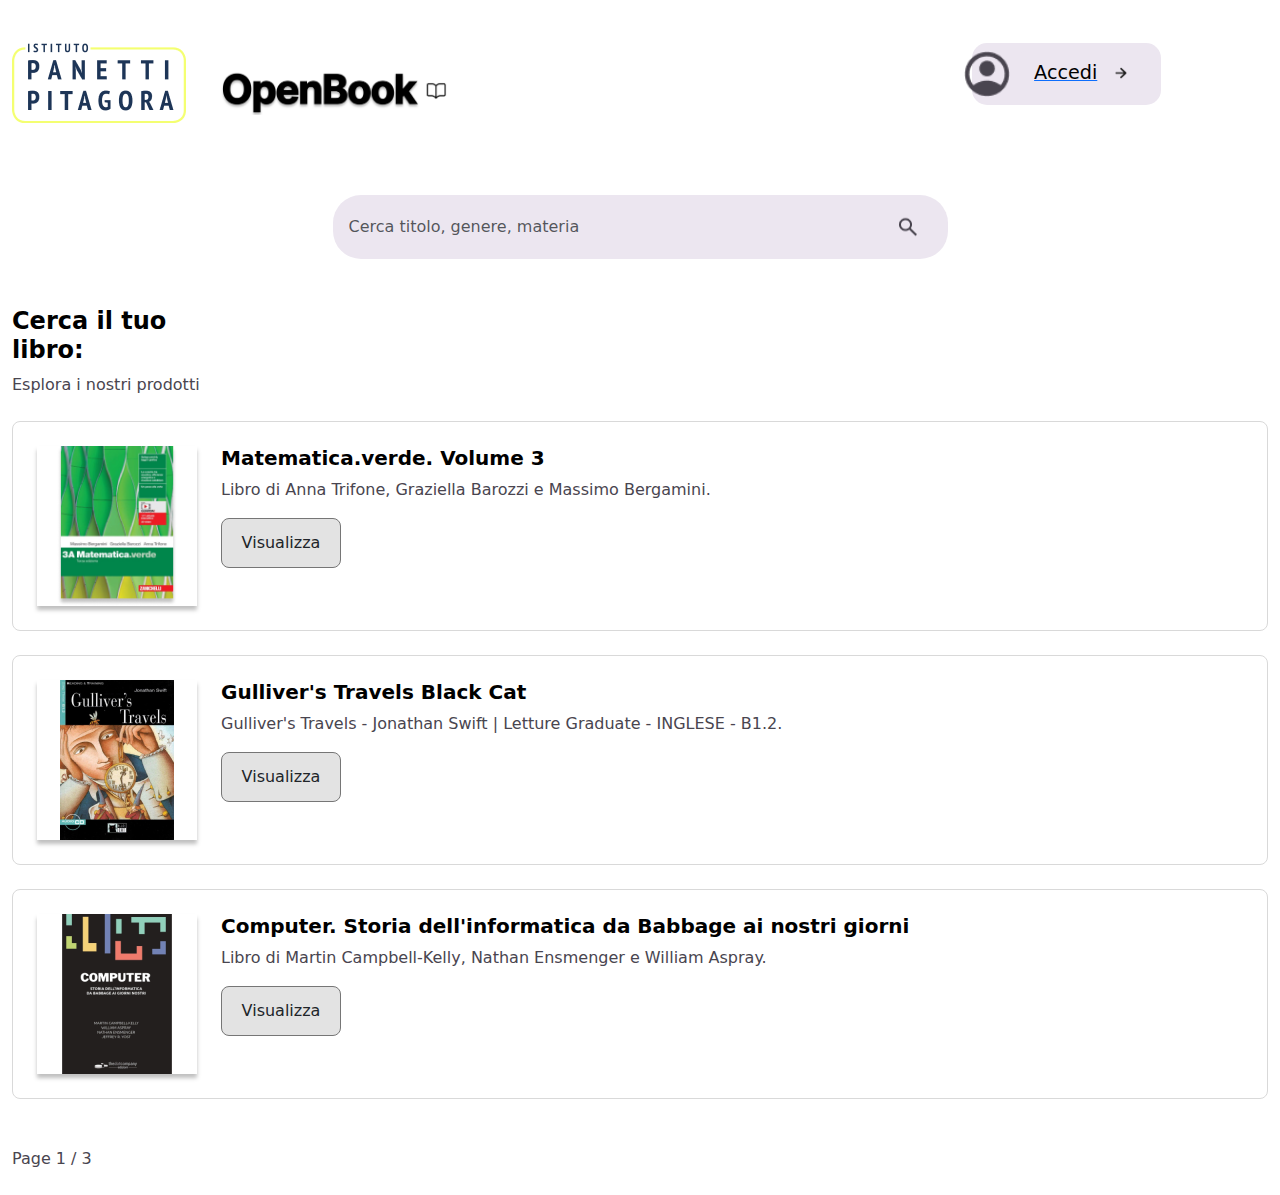
<file: index.html>
<!DOCTYPE html>
<html lang="en">
<head>
    <meta charset="UTF-8">
    <meta name="viewport" content="width=device-width, initial-scale=1.0">
    <meta name="description" content="OpenBook - Search and explore books">
    <title>OpenBook</title>
    <link href="https://cdn.jsdelivr.net/npm/bootstrap@5.3.2/dist/css/bootstrap.min.css" rel="stylesheet">
    <link href="static/css/home.css" rel="stylesheet">
</head>
<body>
    <div class="container-fluid">
        <div class="row header-row align-items-center py-4">
            <div class="col-md-4">
                <div class="d-flex align-items-center">
                    <a href="https://www.panettipitagora.edu.it/"><img src="static/img/panetti.png" alt="panetti" class="panetti-image"></a>
                    <img src="static/img/logo.png" alt="Logo" class="logo-image">
                </div>
            </div>
            <div class="col-md-4">
            </div>
            <div class="col-md-2 offset-1">
                <div class="user-profile d-flex align-items-center justify-content-end">
                    <img src="static/img/icon.png" alt="User Profile" class="profile-icon" width="46" height="46">
                    <a href="login.html" id="link">
                        <button class="login-button ms-2" aria-label="Login">
                            <span id="User">Accedi</span>
                            <img src="static/img/Arrow right.png" alt="" width="16" height="16" aria-hidden="true">
                        </button>
                    </a>
                </div>
            </div>
        </div>

        <div class="row mt-5">
            <div class="col-12">
                <form role="search" class="search-container">
                    <div class="input-group">
                        <input type="search"
                               class="form-control search-input"
                               placeholder="Cerca titolo, genere, materia"
                               aria-label="Search books">
                        <button class="btn search-button" type="submit" aria-label="Search">
                            <img src="static/img/search.png" alt="" width="48" height="48" aria-hidden="true">
                        </button>
                    </div>
                </form>
            </div>
        </div>

        <div class="row mt-5">
            <div class="col-12">
                <div class="section-header">
                    <h2 class="main-heading">Cerca il tuo libro:</h2>
                    <p class="sub-heading">Esplora i nostri prodotti</p>
                </div>
            </div>
        </div>

        <div class="row mt-4">
            <div class="col-12">
                <article class="book-card mb-4">
                    <div class="d-flex flex-wrap">
                        <img src="static/img/math.png"
                             alt="Copertina di Matematica.verde Volume 3"
                             class="book-cover"
                             width="160"
                             height="160">
                        <div class="book-details ms-4">
                            <h3 class="book-title">Matematica.verde. Volume 3</h3>
                            <p class="book-description">Libro di Anna Trifone, Graziella Barozzi e Massimo Bergamini.</p>
                            <a href="book.html">
                                <button class="btn view-button" aria-label="View Matematica.verde Volume 3">
                                    Visualizza
                                </button>
                            </a>
                        </div>
                    </div>
                </article>

                <article class="book-card mb-4">
                    <div class="d-flex flex-wrap">
                        <img src="static/img/gulliver.png"
                             alt="Copertina di Gulliver's Travels Black Cat"
                             class="book-cover"
                             width="160"
                             height="160">
                        <div class="book-details ms-4">
                            <h3 class="book-title">Gulliver's Travels Black Cat</h3>
                            <p class="book-description">Gulliver's Travels - Jonathan Swift | Letture Graduate - INGLESE - B1.2.</p>
                            <button class="btn view-button" aria-label="View Gulliver's Travels">
                                Visualizza
                            </button>
                        </div>
                    </div>
                </article>

                <article class="book-card mb-4">
                    <div class="d-flex flex-wrap">
                        <img src="static/img/computer.png"
                             alt="Copertina di Computer. Storia dell'informatica"
                             class="book-cover"
                             width="160"
                             height="160">
                        <div class="book-details ms-4">
                            <h3 class="book-title">Computer. Storia dell'informatica da Babbage ai nostri giorni</h3>
                            <p class="book-description">Libro di Martin Campbell-Kelly, Nathan Ensmenger e William Aspray.</p>
                            <button class="btn view-button" aria-label="View Computer Storia dell'informatica">
                                Visualizza
                            </button>
                        </div>
                    </div>
                </article>
            </div>
        </div>

        <div class="row mt-4 mb-4">
            <div class="col-12">
                <nav aria-label="Page navigation">
                    <p class="pagination text-center">Page 1 / 3</p>
                </nav>
            </div>
        </div>
    </div>

    <script src="https://cdn.jsdelivr.net/npm/bootstrap@5.3.2/dist/js/bootstrap.bundle.min.js"></script>
    <script type="text/javascript" src="static/js/home.js"></script>
    <script type="text/javascript" src="static/js/login.js"></script>
</body>
</html>
</file>
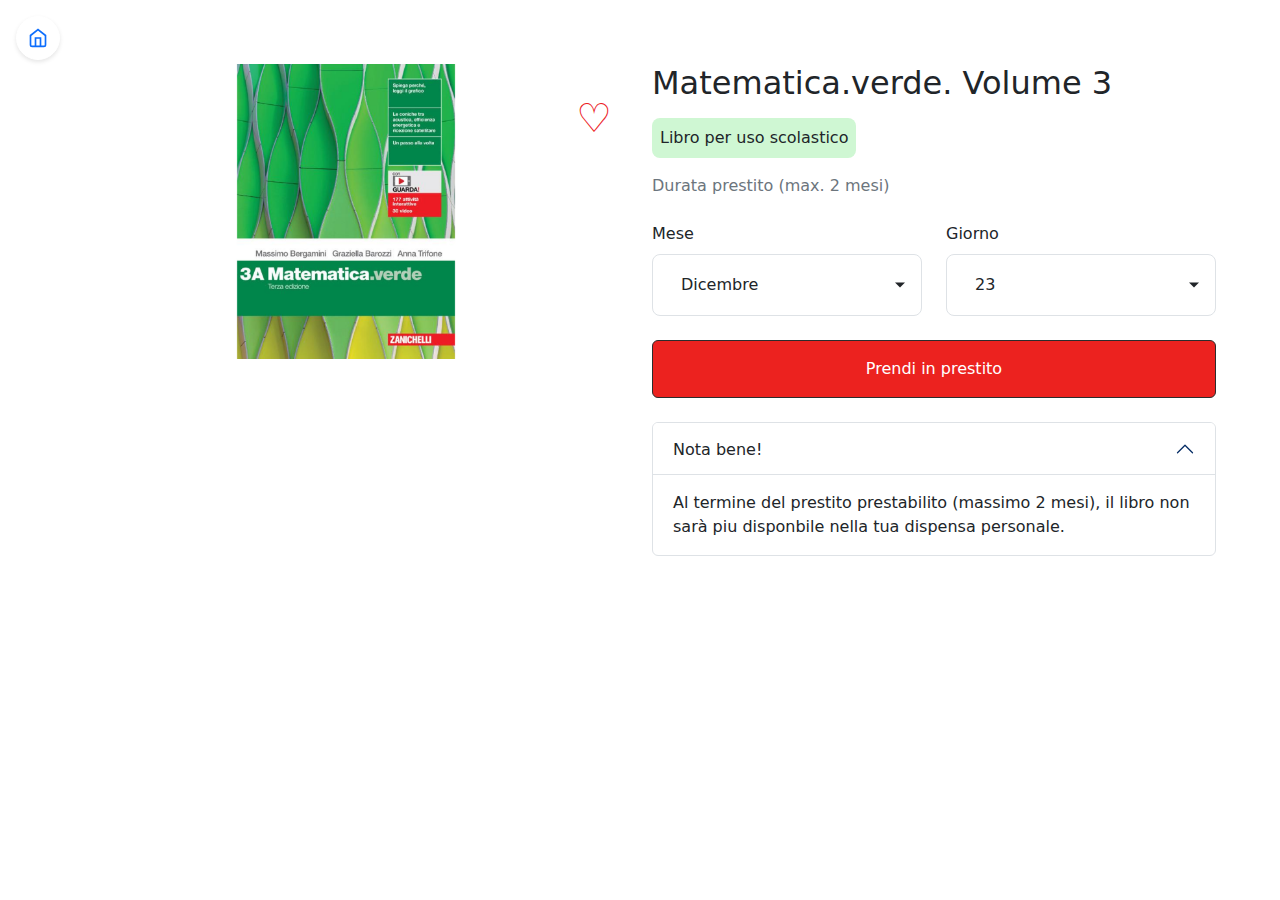
<file: book.html>
<!DOCTYPE html>
<html lang="it">
<head>
    <meta charset="UTF-8">
    <meta name="viewport" content="width=device-width, initial-scale=1.0">
    <meta name="description" content="Sistema di prestito libri scolastici">
    <title>Sistema Prestito Libri</title>
    <link href="https://cdn.jsdelivr.net/npm/bootstrap@5.3.2/dist/css/bootstrap.min.css" rel="stylesheet">
    <link href="static/css/book.css" rel="stylesheet">
</head>
<body>
    <a href="#main-content" class="skip-link">Salta al contenuto principale</a>
    
    <div class="book-rental">
        <div class="navigation-buttons">
            <a href="index.html" class="nav-button" aria-label="Vai alla home page">
                <svg width="20" height="20" viewBox="0 0 24 24" fill="none" stroke="currentColor" stroke-width="2" role="img" aria-hidden="true">
                    <path d="M3 9l9-7 9 7v11a2 2 0 0 1-2 2H5a2 2 0 0 1-2-2z"></path>
                    <polyline points="9 22 9 12 15 12 15 22"></polyline>
                </svg>
            </a>
        </div>

        <main id="main-content" class="container-fluid p-0">
            <div class="row position-relative">
                <div class="col-12 col-lg-6 mb-4 mb-lg-0 book-cover-container">
                    <img src="static/img/book.png" alt="Copertina di Matematica.verde Volume 3" class="book-cover" loading="lazy" width="640" height="335">
                    <button class="heart-button" aria-label="Aggiungi ai preferiti" aria-pressed="false" onclick="toggleHeart(this)">
                        <span aria-hidden="true">♡</span>
                    </button>
                </div>

                <div class="col-12 col-lg-6">
                    <div class="mb-4">
                        <h1 class="h2 mb-3">Matematica.verde. Volume 3</h1>
                        <div class="type-tag mb-3" role="status">Libro per uso scolastico</div>
                        <p class="text-secondary">Durata prestito (max. 2 mesi)</p>
                    </div>

                    <form id="rentalForm" onsubmit="handleSubmit(event)" novalidate>
                        <div class="row mb-4">
                            <div class="col-12 col-sm-6 mb-3 mb-sm-0">
                                <label for="monthSelect" class="form-label">Mese</label>
                                <div class="select-wrapper">
                                    <select id="monthSelect" class="form-select" required aria-label="Seleziona il mese" onchange="updateDays()">
                                        <option value="1">Gennaio</option>
                                        <option value="2">Febbraio</option>
                                        <option value="3">Marzo</option>
                                        <option value="4">Aprile</option>
                                        <option value="5">Maggio</option>
                                        <option value="6">Giugno</option>
                                        <option value="7">Luglio</option>
                                        <option value="8">Agosto</option>
                                        <option value="9">Settembre</option>
                                        <option value="10">Ottobre</option>
                                        <option value="11">Novembre</option>
                                        <option value="12" selected>Dicembre</option>
                                    </select>
                                </div>
                            </div>

                            <div class="col-12 col-sm-6">
                                <label for="daySelect" class="form-label">Giorno</label>
                                <div class="select-wrapper">
                                    <select id="daySelect" class="form-select" required aria-label="Seleziona il giorno">
                                    </select>
                                </div>
                            </div>
                        </div>

                        <button type="submit" class="btn rental-button py-3 mb-4">
                            Prendi in prestito
                        </button>
                    </form>

                    <div class="accordion" id="rentalInfo">
                        <div class="accordion-item border rounded">
                            <h2 class="accordion-header">
                                <button class="accordion-button" type="button" data-bs-toggle="collapse" data-bs-target="#noteContent" aria-expanded="true" aria-controls="noteContent">
                                    Nota bene!
                                </button>
                            </h2>
                            <div id="noteContent" class="accordion-collapse collapse show" data-bs-parent="#rentalInfo">
                                <div class="accordion-body">
                                    Al termine del prestito prestabilito (massimo 2 mesi), il libro non sarà piu disponbile nella tua dispensa personale.
                                </div>
                            </div>
                        </div>
                    </div>
                </div>
            </div>
        </main>
    </div>

    <script src="https://cdn.jsdelivr.net/npm/bootstrap@5.3.2/dist/js/bootstrap.bundle.min.js"></script>
    <script src="static/js/book.js"></script>
</body>
</file>
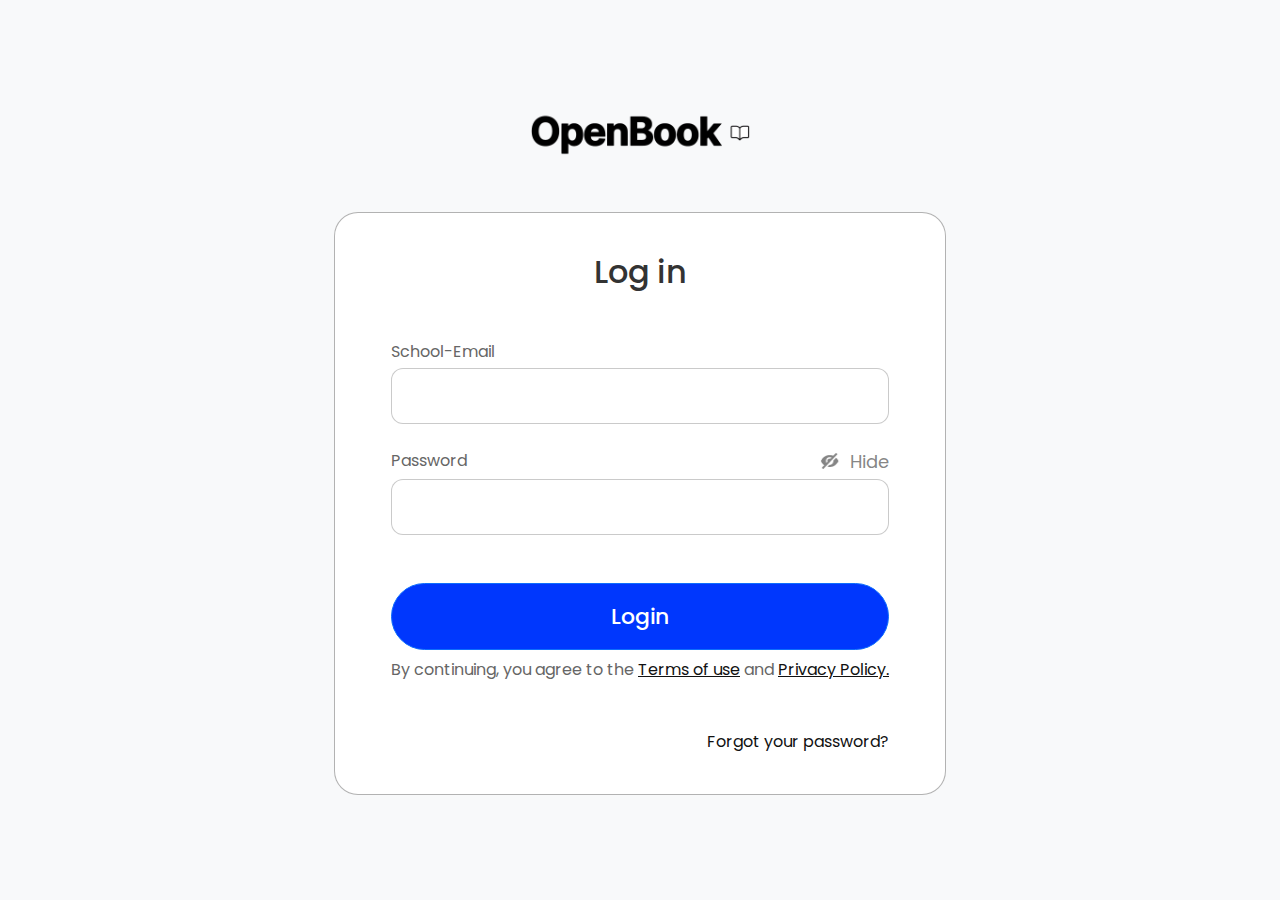
<file: login.html>
<!DOCTYPE html>
<html lang="en">
<head>
    <meta charset="UTF-8">
    <meta name="viewport" content="width=device-width, initial-scale=1.0">
    <title>Login Page</title>
    <link href="https://cdn.jsdelivr.net/npm/bootstrap@5.3.2/dist/css/bootstrap.min.css" rel="stylesheet">
    <link href="https://fonts.googleapis.com/css2?family=Poppins:wght@400;500&display=swap" rel="stylesheet">
    <link href="static/css/login.css" rel="stylesheet">
</head>
<body>
    <div class="container d-flex flex-column align-items-center justify-content-center min-vh-100">
        <img src="static/img/logo-nobg.png" alt="Logo" class="logo-image mb-4">
        <main class="login-container">
            <div class="login-card">
                <h1 class="login-title">Log in</h1>
                <form>
                    <div class="mb-4">
                        <label for="fiscal-code" class="form-label">School-Email</label>
                        <input type="text" class="form-control" id="fiscal-code" required aria-label="Enter your fiscal code.">
                    </div>
                    <div class="mb-4">
                        <div class="d-flex justify-content-between align-items-center mb-1">
                            <label for="password" class="form-label mb-0">Password</label>
                            <button type="button" class="password-toggle" aria-label="Toggle password visibility">
                                <img src="static/img/hide.png" alt="Toggle visibility" width="24" height="24">
                                <span>Hide</span>
                            </button>
                        </div>
                        <input type="password" class="form-control" id="password" required aria-label="Enter your password">
                    </div>
                    <button type="submit" class="btn btn-login btn-primary" id="login">Login</button>
                    <p class="terms-text">
                        By continuing, you agree to the 
                        <a href="#" class="terms-link">Terms of use</a> and 
                        <a href="#" class="terms-link">Privacy Policy.</a>
                    </p>
                </form>
                <a href="#" class="forgot-password">Forgot your password?</a>
            </div>
        </main>
    </div>
    <script src="https://cdn.jsdelivr.net/npm/bootstrap@5.3.2/dist/js/bootstrap.bundle.min.js"></script>
    <script type="text/javascript" src="static/js/login.js"></script>    
</body>
</html>
</file>
<file: static/css/home.css>
:root {
    --primary-color: #ece6f0;
    --text-color: #49454f;
    --border-color: #d9d9d9;
    --button-color: #e3e3e3;
    --button-border: #767676;
    --focus-outline: #000;
    --shadow-color: rgba(0, 0, 0, 0.25);
}

body {
    font-family: system-ui, -apple-system, 'Segoe UI', Roboto, 'Helvetica Neue', Arial, sans-serif;
    color: var(--text-color);
    line-height: 1.5;
    margin: 0;
    padding: 0;
    background-color: #fff !important;
}

.header-row {
    min-height: 100px;
}

.panetti-image {
    object-fit: contain;
    width: 174px;
    height: 99px; 
    margin-right: 35px;
    height: auto;
}

.logo-image {
    object-fit: contain;
    width: 402px;
    margin-top: 35px;
    height: 48px;
}

.brand-name {
    font-size: clamp(1.5rem, 2.5vw, 2.5rem);
    font-weight: 700;
    color: #000;
    text-shadow: 0 4px 4px var(--shadow-color);
    -webkit-text-stroke: 1px #000;
    border: 1px solid #000;
    padding: 0.5rem 1rem;
    margin: 0;
}

.user-profile {
    background-color: var(--primary-color);
    border-radius: 15px;
    padding: 0.5rem 1rem;
}

.login-button {
    background-color: var(--primary-color);
    border: none;
    border-radius: 8px;
    padding: 0.5rem 1rem;
    display: flex;
    align-items: center;
    gap: 1rem;
    font-size: 1.2rem;
    cursor: pointer;
    transition: background-color 0.2s ease;
}

.search-container {
    max-width: 615px;
    margin: 0 auto;
}

.search-input {
    border-radius: 28px;
    background-color: var(--primary-color);
    border: none;
    padding: 1rem;
    font-size: 1rem;
    height: auto;
}

.search-button {
    background-color: var(--primary-color);
    border: none;
    border-radius: 0 28px 28px 0;
    padding: 0.5rem 1rem;
}

.menu-container {
    display: flex;
    flex-direction: column;
    align-items: center;
    gap: 1rem;
}

.menu-line {
    width: 65px;
    height: 1px;
}

.menu-divider {
    height: 1px;
    background-color: #000;
    width: 65px;
}

.section-header {
    max-width: 226px;
}

.main-heading {
    font-size: 1.5rem;
    font-weight: 700;
    margin-bottom: 0.5rem;
    color: #000;
}

.sub-heading {
    color: var(--text-color);
    font-size: 1rem;
    margin: 0;
}

.book-card {
    border: 1px solid var(--border-color);
    border-radius: 8px;
    padding: 1.5rem;
    background-color: #fff;
    transition: transform 0.2s ease, box-shadow 0.2s ease;
}

.book-card:hover {
    transform: translateY(-2px);
    box-shadow: 0 4px 6px var(--shadow-color);
}

.book-cover {
    width: 160px;
    height: 160px;
    object-fit: contain;
    box-shadow: 0 4px 4px var(--shadow-color);
}

.book-details {
    flex: 1;
    min-width: 280px;
}

.book-title {
    font-size: 1.25rem;
    font-weight: 700;
    margin-bottom: 0.5rem;
    color: #000;
}

.book-description {
    font-size: 1rem;
    color: var(--text-color);
    margin-bottom: 1rem;
}

.view-button {
    background-color: var(--button-color);
    border: 1px solid var(--button-border);
    border-radius: 8px;
    padding: 0.75rem;
    font-weight: 500;
    transition: background-color 0.2s ease, transform 0.1s ease;
    min-width: 120px;
}

.view-button:hover {
    background-color: #d1d1d1;
    transform: translateY(-1px);
}

.view-button:active {
    transform: translateY(0);
}

.pagination {
    font-size: 1rem;
    color: var(--text-color);
    margin: 0;
}

.search-input:focus,
.login-button:focus,
.view-button:focus {
    outline: 2px solid var(--focus-outline);
    outline-offset: 2px;
    box-shadow: none;
}

.search-input:focus-visible,
.login-button:focus-visible,
.view-button:focus-visible {
    outline: 2px solid var(--focus-outline);
    outline-offset: 2px;
}

@media (max-width: 768px) {
    .book-details {
        margin-top: 1rem;
        margin-left: 0 !important;
    }

    .search-container {
        width: 90%;
    }

    .user-profile {
        justify-content: center;
        margin-top: 1rem;
    }

    .menu-container {
        margin: 1rem 0;
    }
}

@media (prefers-reduced-motion: reduce) {
    .book-card,
    .view-button,
    .login-button {
        transition: none;
    }
}

@media screen and (forced-colors: active) {
    .book-card {
        border: 2px solid CanvasText;
    }
   
    .view-button,
    .login-button {
        border: 2px solid ButtonText;
    }
}
</file>
<file: static/css/book.css>
.book-rental {
    background-color: #fff;
    padding: 4rem;
    min-height: 100vh;
}

.book-cover {
    max-width: 100%;
    height: auto;
    object-fit: contain;
}

.type-tag {
    background-color: #cff7d3;
    border-radius: 0.5rem;
    padding: 0.5rem;
    display: inline-block;
}

.rental-button {
    background-color: #ec221f;
    border: 1px solid #2c2c2c;
    color: #fff;
    width: 100%;
    transition: background-color 0.3s ease;
}

.rental-button:hover {
    background-color: #d41e1b;
    color: #fff;
}

.navigation-buttons {
    position: fixed;
    top: 1rem;
    left: 1rem;
    display: flex;
    gap: 1rem;
    z-index: 1000;
}

.nav-button {
    width: 44px;
    height: 44px;
    border-radius: 50%;
    background-color: #fff;
    border: 1px solid #fff;
    display: flex;
    align-items: center;
    justify-content: center;
    transition: all 0.3s ease;
    box-shadow: 0 2px 4px rgba(0,0,0,0.1);
}

.nav-button:hover {
    background-color: #f8f9fa;
    transform: scale(1.05);
}

.nav-button:focus {
    outline: 2px solid #4A90E2;
    outline-offset: 2px;
}

.select-wrapper {
    position: relative;
    border: 1px solid #dee2e6;
    border-radius: 0.5rem;
    padding: 0.75rem 1rem;
    background-color: #fff;
    cursor: pointer;
}

.select-wrapper select {
    appearance: none;
    width: 100%;
    background: transparent;
    border: none;
    padding-right: 2rem;
    cursor: pointer;
}

.select-wrapper::after {
    content: '';
    position: absolute;
    right: 1rem;
    top: 50%;
    transform: translateY(-50%);
    border-left: 5px solid transparent;
    border-right: 5px solid transparent;
    border-top: 5px solid #212529;
    pointer-events: none;
}

.accordion-button:not(.collapsed) {
    background-color: #fff;
    color: #212529;
}

.accordion-button:focus {
    box-shadow: none;
    border-color: rgba(0,0,0,.125);
}

.heart-button {
    position: absolute;
    top: 1rem;
    right: 1rem;
    background: none;
    border: none;
    font-size: 2.5rem;
    color: #ec221f;
    cursor: pointer;
    transition: transform 0.3s ease;
    z-index: 10;
    padding: 0.5rem;
    min-width: 60px;
    min-height: 60px;
    display: flex;
    align-items: center;
    justify-content: center;
    opacity: 1;
    pointer-events: auto;
}

.book-cover-container {
    position: relative;
}

.heart-button:hover {
    transform: scale(1.2);
}

.heart-button[aria-pressed="true"] {
    animation: heartBeat 0.3s ease-in-out;
}

@keyframes heartBeat {
    0% { transform: scale(1); }
    50% { transform: scale(1.3); }
    100% { transform: scale(1); }
}

@media (max-width: 991px) {
    .book-rental {
        padding: 1rem;
    }
}

.visually-hidden {
    position: absolute;
    width: 1px;
    height: 1px;
    padding: 0;
    margin: -1px;
    overflow: hidden;
    clip: rect(0, 0, 0, 0);
    white-space: nowrap;
    border: 0;
}

.form-select:focus,
.btn:focus {
    box-shadow: 0 0 0 0.25rem rgba(74, 144, 226, 0.25);
    border-color: #4A90E2;
}

.skip-link {
    position: absolute;
    top: -40px;
    left: 0;
    background: #000;
    color: white;
    padding: 8px;
    z-index: 100;
    transition: top 0.3s;
}

.skip-link:focus {
    top: 0;
}
</file>
<file: static/css/login.css>
body {
    font-family: 'Poppins', sans-serif;
    background-color: #f8f9fa;
    min-height: 100vh;
    display: flex;
    align-items: center;
    justify-content: center;
}

.login-container {
    max-width: 640px;
    width: 100%;
    margin: 2rem;
    display: flex;
    flex-direction: column;
    align-items: center;
}

.login-card {
    background: #ffffff;
    border-radius: 24px;
    padding: 40px 56px;
    border: 1px solid rgba(102, 102, 102, 0.5);
    margin: 0 auto;
}

.login-title {
    color: #333333;
    font-size: 32px;
    font-weight: 500;
    text-align: center;
    margin-bottom: 48px;
}

.form-label {
    color: #666666;
    font-size: 16px;
    font-weight: 400;
    margin-bottom: 4px;
}

.form-control {
    border-radius: 12px;
    min-height: 56px;
    border: 1px solid rgba(102, 102, 102, 0.35);
    padding: 0.75rem 1rem;
}

.form-control:focus {
    box-shadow: 0 0 0 0.25rem rgba(0, 55, 253, 0.25);
    border-color: rgba(0, 55, 253, 0.5);
}

.password-toggle {
    display: flex;
    align-items: center;
    gap: 8px;
    color: rgba(102, 102, 102, 0.8);
    cursor: pointer;
    font-size: 18px;
    border: none;
    background: none;
    padding: 0;
}

.btn-login {
    background-color: rgba(0, 55, 253, 1);
    border-radius: 40px;
    padding: 16px;
    font-size: 22px;
    font-weight: 500;
    width: 100%;
    margin-top: 24px;
}

.btn-login:hover {
    background-color: rgba(0, 45, 208, 1);
}

.terms-text {
    text-align: center;
    color: #666666;
    font-size: 16px;
    margin-top: 8px;
}

.terms-text a {
    color: #111111;
    text-decoration: underline;
}

.forgot-password {
    display: block;
    text-align: right;
    color: #111111;
    text-decoration: none;
    font-size: 16px;
    margin-top: 48px;
}

.forgot-password:hover {
    text-decoration: underline;
    color: rgba(0, 55, 253, 1);
}

@media (max-width: 991px) {
    .login-card {
        padding: 40px 20px;
    }
}

.logo-image {
    object-fit: contain;
    width: 402px;
    margin-top: 35px;
    height: 48px;
}
</file>
